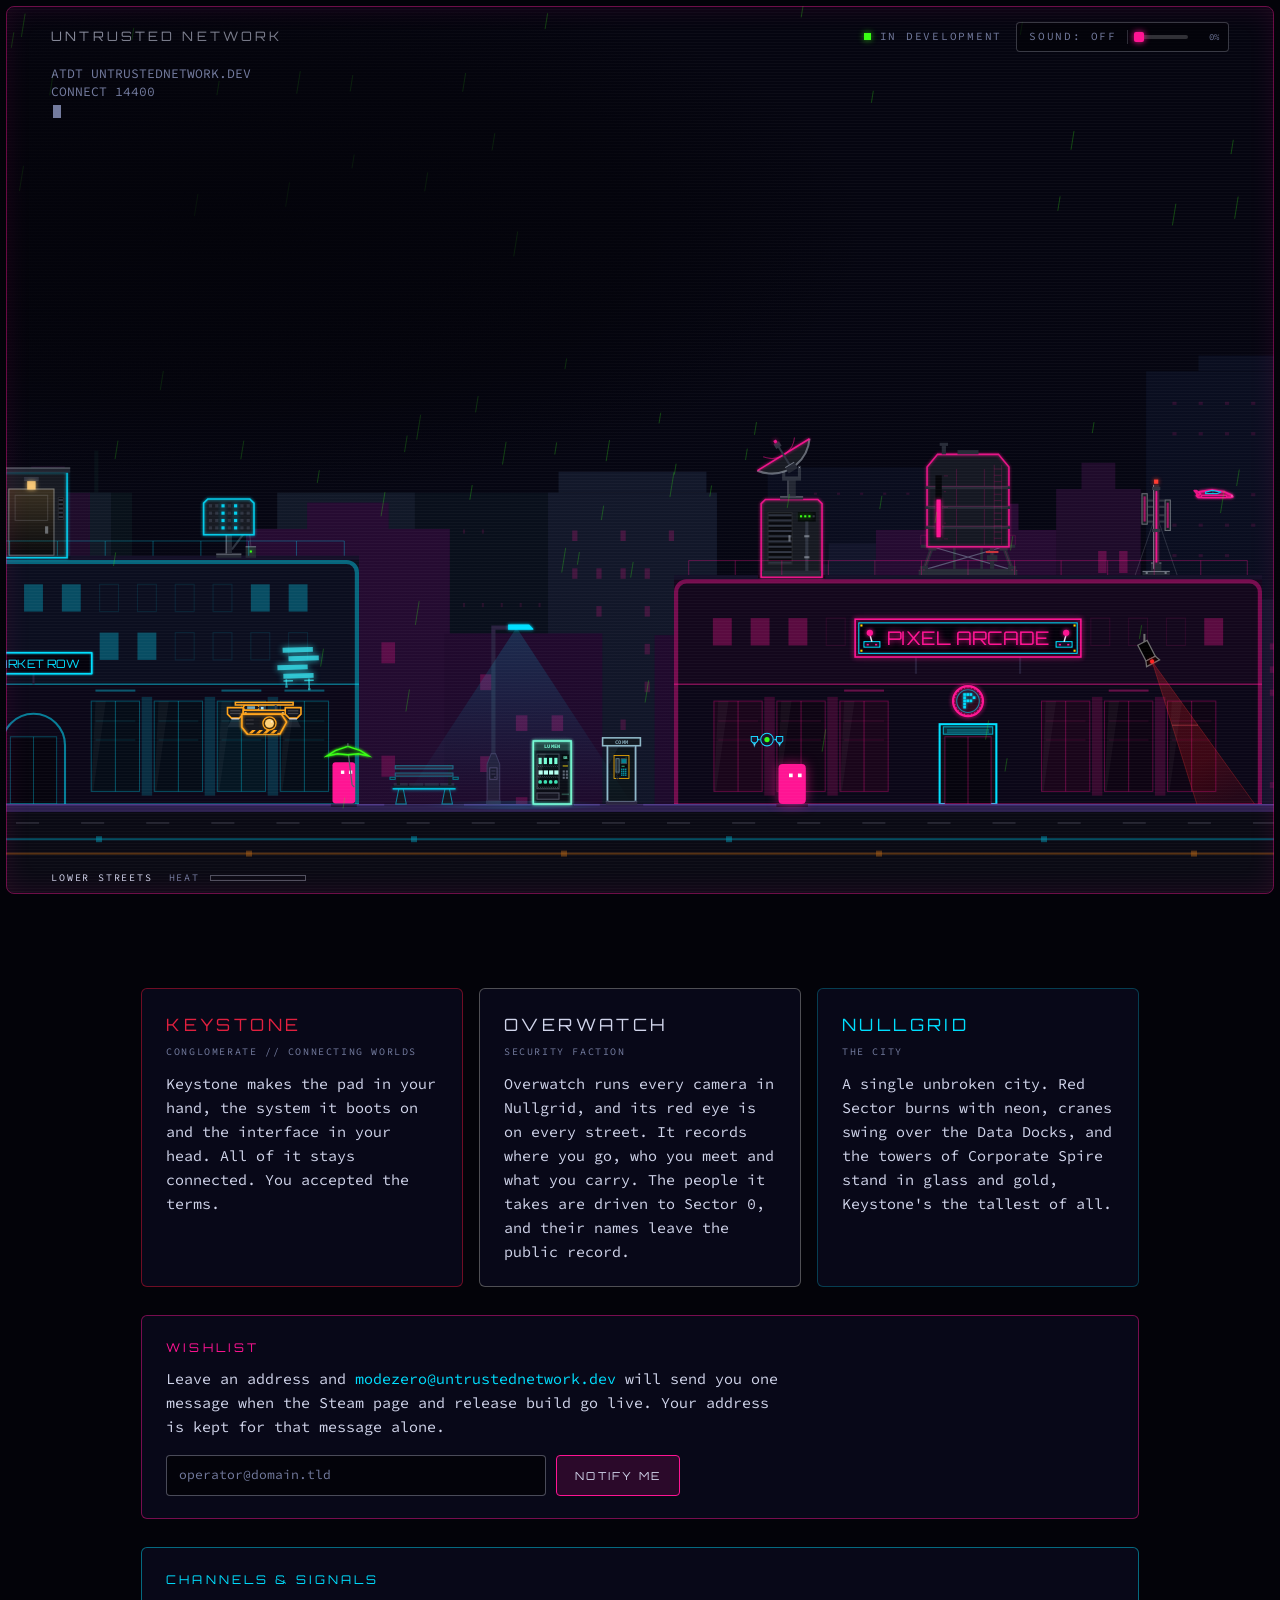
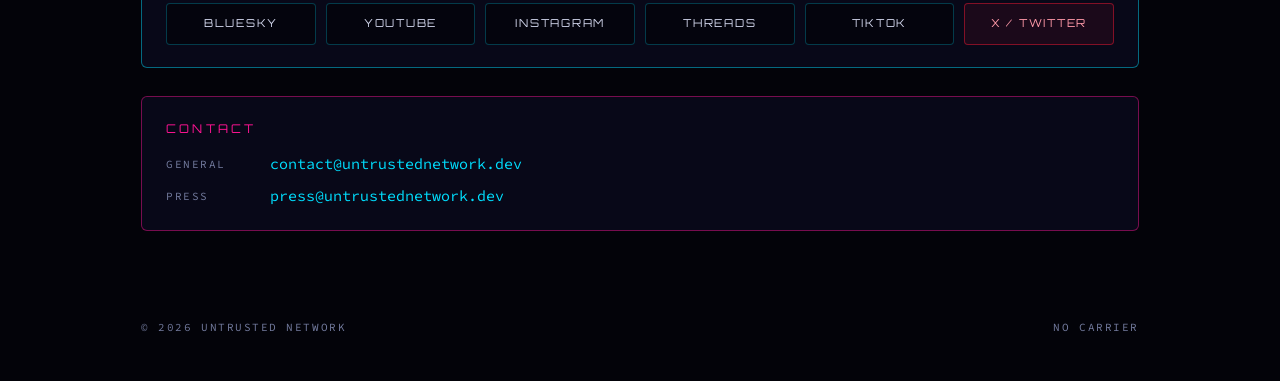
<file: index.html>
<!doctype html>
<!--
  Untrusted Network // [MODE-ZERO]
  A plain-text briefing on the studio and the game is at /llms.txt.
-->
<html lang="en-GB">
<head>
  <meta charset="utf-8">
  <meta name="viewport" content="width=device-width, initial-scale=1">
  <title>Untrusted Network — [MODE-ZERO]</title>
  <meta name="description" content="Untrusted Network is the studio behind [MODE-ZERO], a side-on cyberpunk platformer set in Nullgrid, a city Keystone built and Overwatch watches. In development for PC.">
  <meta name="theme-color" content="#030309">
  <meta property="og:type" content="website">
  <meta property="og:url" content="https://untrustednetwork.dev/">
  <meta property="og:title" content="Untrusted Network — [MODE-ZERO]">
  <meta property="og:description" content="A side-on cyberpunk platformer set in Nullgrid, a city Keystone built and Overwatch watches.">
  <meta property="og:image" content="https://untrustednetwork.dev/og.png">
  <meta property="og:image:width" content="1200">
  <meta property="og:image:height" content="630">
  <meta property="og:image:alt" content="[MODE-ZERO] by Untrusted Network: a neon street at night, an operator under a streetlight and an Overwatch camera on the Pixel Arcade.">
  <meta name="twitter:card" content="summary_large_image">
  <meta name="twitter:image" content="https://untrustednetwork.dev/og.png">
  <link rel="canonical" href="https://untrustednetwork.dev/">
  <link rel="icon" href="favicon.svg" type="image/svg+xml">
  <link rel="preload" href="fonts/source-code-pro-latin.woff2" as="font" type="font/woff2" crossorigin>
  <link rel="preload" href="fonts/cyber.ttf" as="font" type="font/ttf" crossorigin>
  <link rel="stylesheet" href="css/site.css?v=20261116b">
  <script type="application/ld+json">
  {
    "@context": "https://schema.org",
    "@graph": [
      {
        "@type": "Organization",
        "@id": "https://untrustednetwork.dev/#organization",
        "name": "Untrusted Network",
        "url": "https://untrustednetwork.dev/",
        "logo": "https://untrustednetwork.dev/brand/untrusted-network-logo.png",
        "sameAs": [
          "https://bsky.app/profile/untrustednetwork.dev",
          "https://www.youtube.com/@untrustednetworkdev",
          "https://www.instagram.com/untrustednetworkdev",
          "https://www.threads.net/@untrustednetworkdev",
          "https://www.tiktok.com/@untrustednetworkdev"
        ]
      },
      {
        "@type": "VideoGame",
        "@id": "https://untrustednetwork.dev/#game",
        "name": "[MODE-ZERO]",
        "url": "https://untrustednetwork.dev/",
        "genre": ["Platformer", "Action", "Cyberpunk"],
        "gamePlatform": "PC",
        "applicationCategory": "Game",
        "description": "A side-on cyberpunk platformer set in Nullgrid, a city Keystone built and Overwatch watches.",
        "publisher": { "@id": "https://untrustednetwork.dev/#organization" },
        "author": { "@id": "https://untrustednetwork.dev/#organization" },
        "inLanguage": "en-GB"
      }
    ]
  }
  </script>
</head>
<body>
  <main>
    <section class="hero" id="hero">
      <canvas id="scene" aria-hidden="true"></canvas>
      <div class="frame" aria-hidden="true"></div>

      <header class="bar">
        <p class="brand">Untrusted Network</p>
        <div class="bar-right">
          <p class="status"><span class="dot" aria-hidden="true"></span>In development</p>
          <div class="sound-ctrl" id="soundCtrl">
            <button class="sound" id="sound" type="button" aria-pressed="false">Sound: off</button>
            <div class="sound-vol-wrap" id="soundVolWrap" title="Synthesiser Volume">
              <input class="sound-slider" id="soundVol" type="range" min="0" max="1" step="0.05" value="0" aria-label="Synthesiser Volume">
              <span class="sound-pct" id="soundPct" aria-hidden="true">0%</span>
            </div>
          </div>
        </div>
      </header>

      <div class="hero-copy">
        <pre class="boot" id="boot" aria-hidden="true"></pre>
        <h1 class="wordmark" id="wordmark">[MODE-ZERO]</h1>
        <p class="tagline">Move. Evade. Hack.</p>
        <p class="blurb">You gave Keystone ten years and left with a datapad and a service award. Now you work Nullgrid alone, with Overwatch's red eye on every street.</p>
        <p class="genre">A side-on cyberpunk platformer for PC <span class="genre-link"><span class="genre-sep" aria-hidden="true">//</span> <a class="genre-cta" href="#wishlist">Wishlist &amp; notify</a></span></p>
      </div>
      <div class="scene-room" aria-hidden="true"></div>

      <div class="hud" id="hud" aria-hidden="true">
        <span class="hud-place">Lower Streets</span>
        <span class="hud-label">Heat</span>
        <span class="hud-meter"><span class="hud-fill" id="heatFill"></span></span>
        <span class="hud-seen" id="seenFlag">Seen</span>
      </div>
    </section>

    <section class="below">
      <ul class="cards">
        <li class="card card-keystone">
          <h2>Keystone</h2>
          <p class="card-tag">Conglomerate // Connecting Worlds</p>
          <p>Keystone makes the pad in your hand, the system it boots on and the interface in your head. All of it stays connected. You accepted the terms.</p>
        </li>
        <li class="card card-overwatch">
          <h2>Overwatch</h2>
          <p class="card-tag">Security faction</p>
          <p>Overwatch runs every camera in Nullgrid, and its red eye is on every street. It records where you go, who you meet and what you carry. The people it takes are driven to Sector 0, and their names leave the public record.</p>
        </li>
        <li class="card card-nullgrid">
          <h2>Nullgrid</h2>
          <p class="card-tag">The city</p>
          <p>A single unbroken city. Red Sector burns with neon, cranes swing over the Data Docks, and the towers of Corporate Spire stand in glass and gold, Keystone's the tallest of all.</p>
        </li>
      </ul>

      <div class="panel panel-wishlist" id="wishlist">
        <h2>Wishlist</h2>
        <p class="wishlist-copy">Leave an address and <code>modezero@untrustednetwork.dev</code> will send you one message when the Steam page and release build go live. Your address is kept for that message alone.</p>
        <form class="wishlist-form" id="wishlistForm" action="mailto:modezero@untrustednetwork.dev" method="post" enctype="text/plain" data-endpoint="">
          <input class="wishlist-input" id="wishlistEmail" name="email" type="email" required autocomplete="email" placeholder="operator@domain.tld" aria-label="Email address">
          <button class="wishlist-btn" type="submit">Notify me</button>
        </form>
        <p class="wishlist-note" id="wishlistNote" role="status" aria-live="polite"></p>
      </div>

      <div class="panel panel-channels" id="channels">
        <h2>Channels &amp; Signals</h2>
        <div class="channels-grid">
          <a class="channel-link" href="https://bsky.app/profile/untrustednetwork.dev" target="_blank" rel="noopener noreferrer">
            <span class="channel-name">Bluesky</span>
          </a>
          <a class="channel-link" href="https://www.youtube.com/@untrustednetworkdev" target="_blank" rel="noopener noreferrer">
            <span class="channel-name">YouTube</span>
          </a>
          <a class="channel-link" href="https://www.instagram.com/untrustednetworkdev" target="_blank" rel="noopener noreferrer">
            <span class="channel-name">Instagram</span>
          </a>
          <a class="channel-link" href="https://www.threads.net/@untrustednetworkdev" target="_blank" rel="noopener noreferrer">
            <span class="channel-name">Threads</span>
          </a>
          <a class="channel-link" href="https://www.tiktok.com/@untrustednetworkdev" target="_blank" rel="noopener noreferrer">
            <span class="channel-name">TikTok</span>
          </a>
          <a class="channel-link channel-statement-link" href="why-not-x.html" title="Why Untrusted Network Is Not on X">
            <span class="channel-name">X / Twitter</span>
          </a>
        </div>
      </div>

      <div class="panel">
        <h2>Contact</h2>
        <dl class="dir">
          <div><dt>General</dt><dd><a href="mailto:contact@untrustednetwork.dev">contact@untrustednetwork.dev</a></dd></div>
          <div><dt>Press</dt><dd><a href="mailto:press@untrustednetwork.dev">press@untrustednetwork.dev</a></dd></div>
        </dl>
      </div>
    </section>
  </main>

  <footer class="foot">
    <p>&copy; 2026 Untrusted Network</p>
    <p class="foot-end" id="hangUp">NO CARRIER</p>
  </footer>

  <script src="js/streetmusic.js?v=20261116b"></script>
  <script src="js/site.js?v=20261116f"></script>
</body>
</html>
</file>
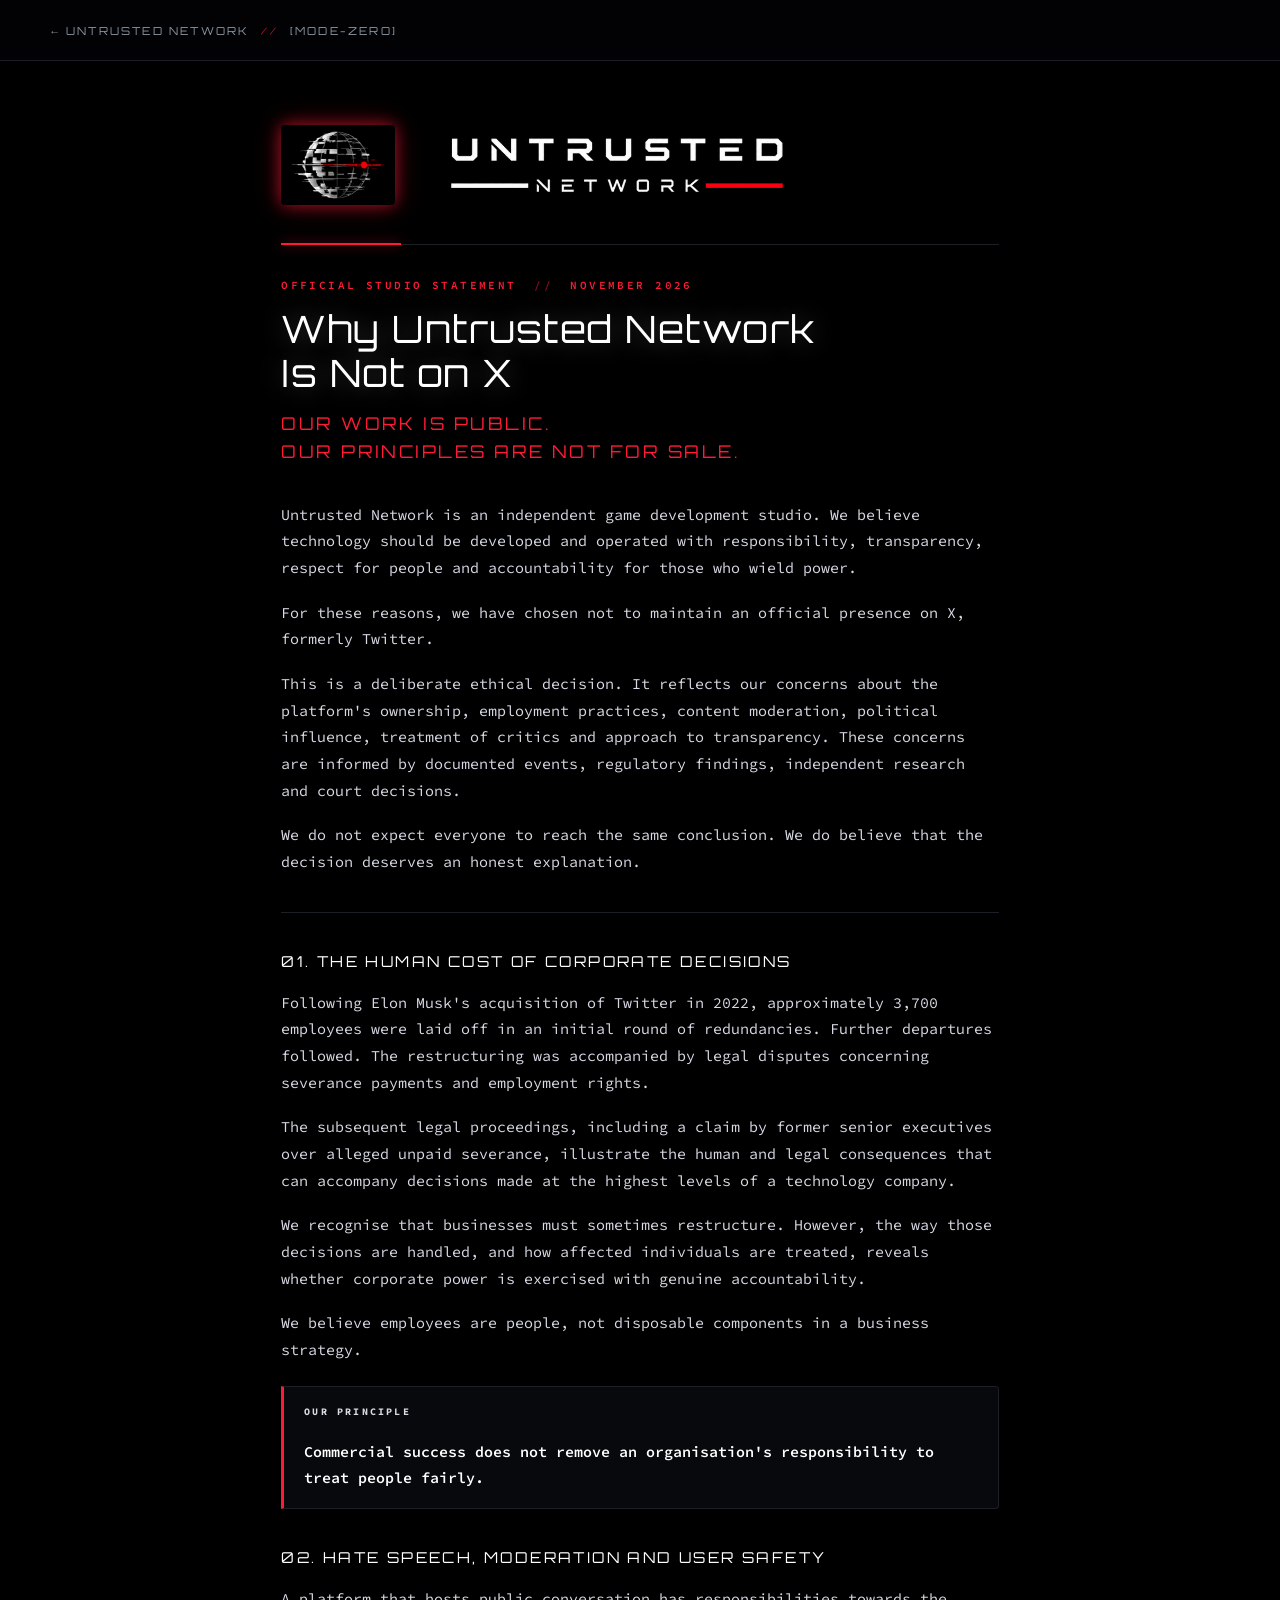
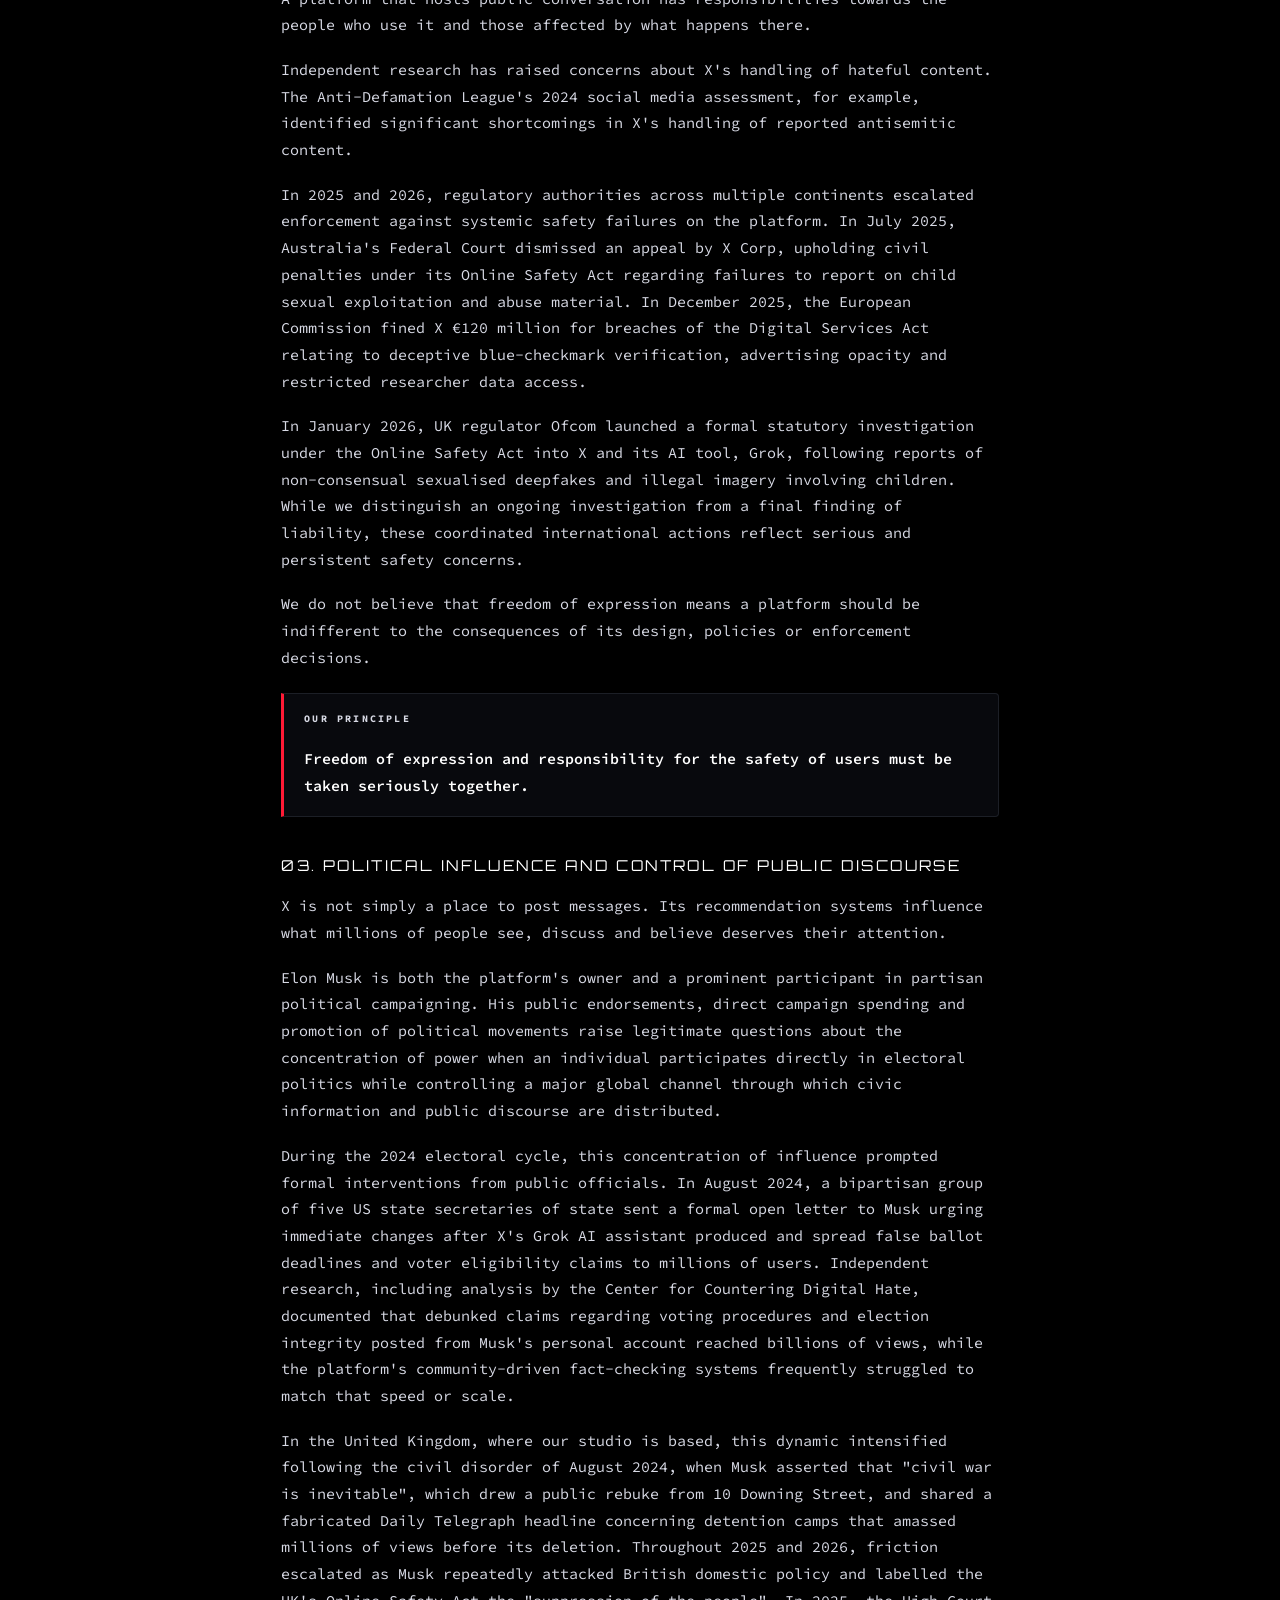
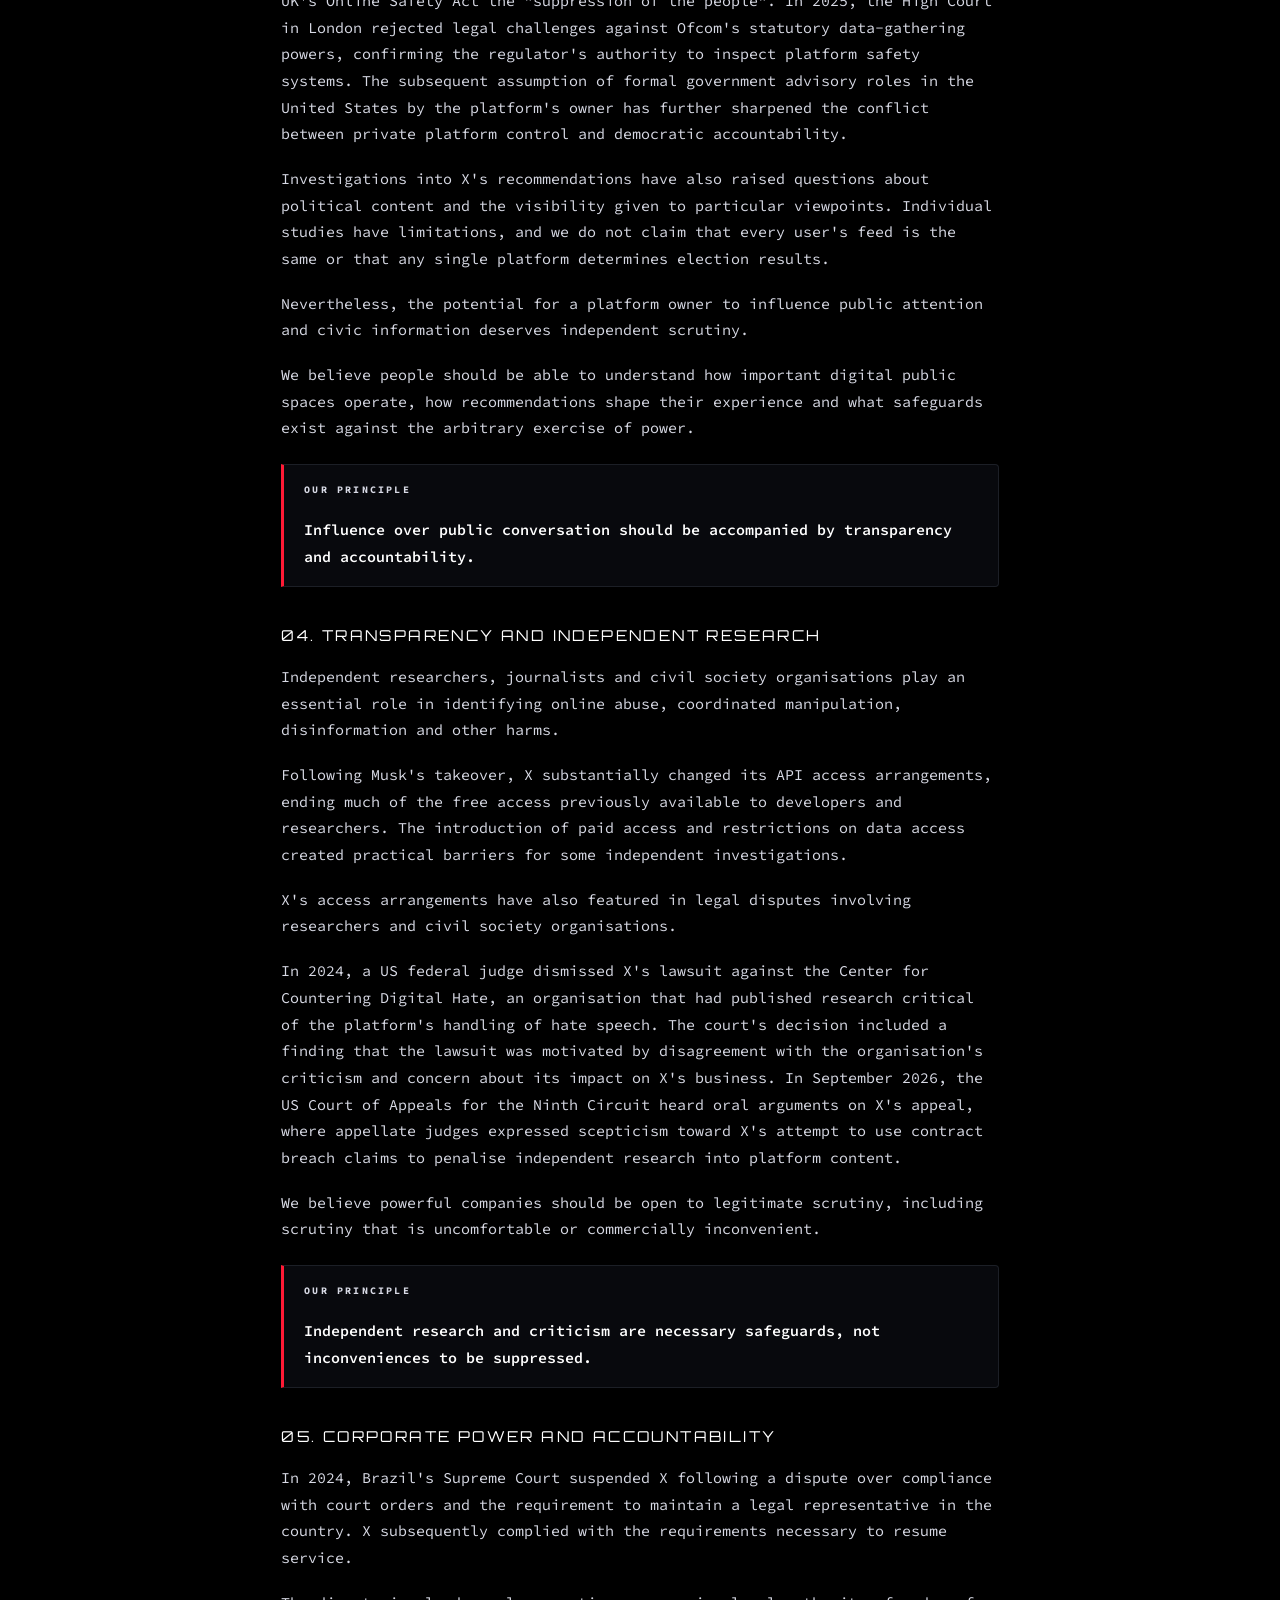
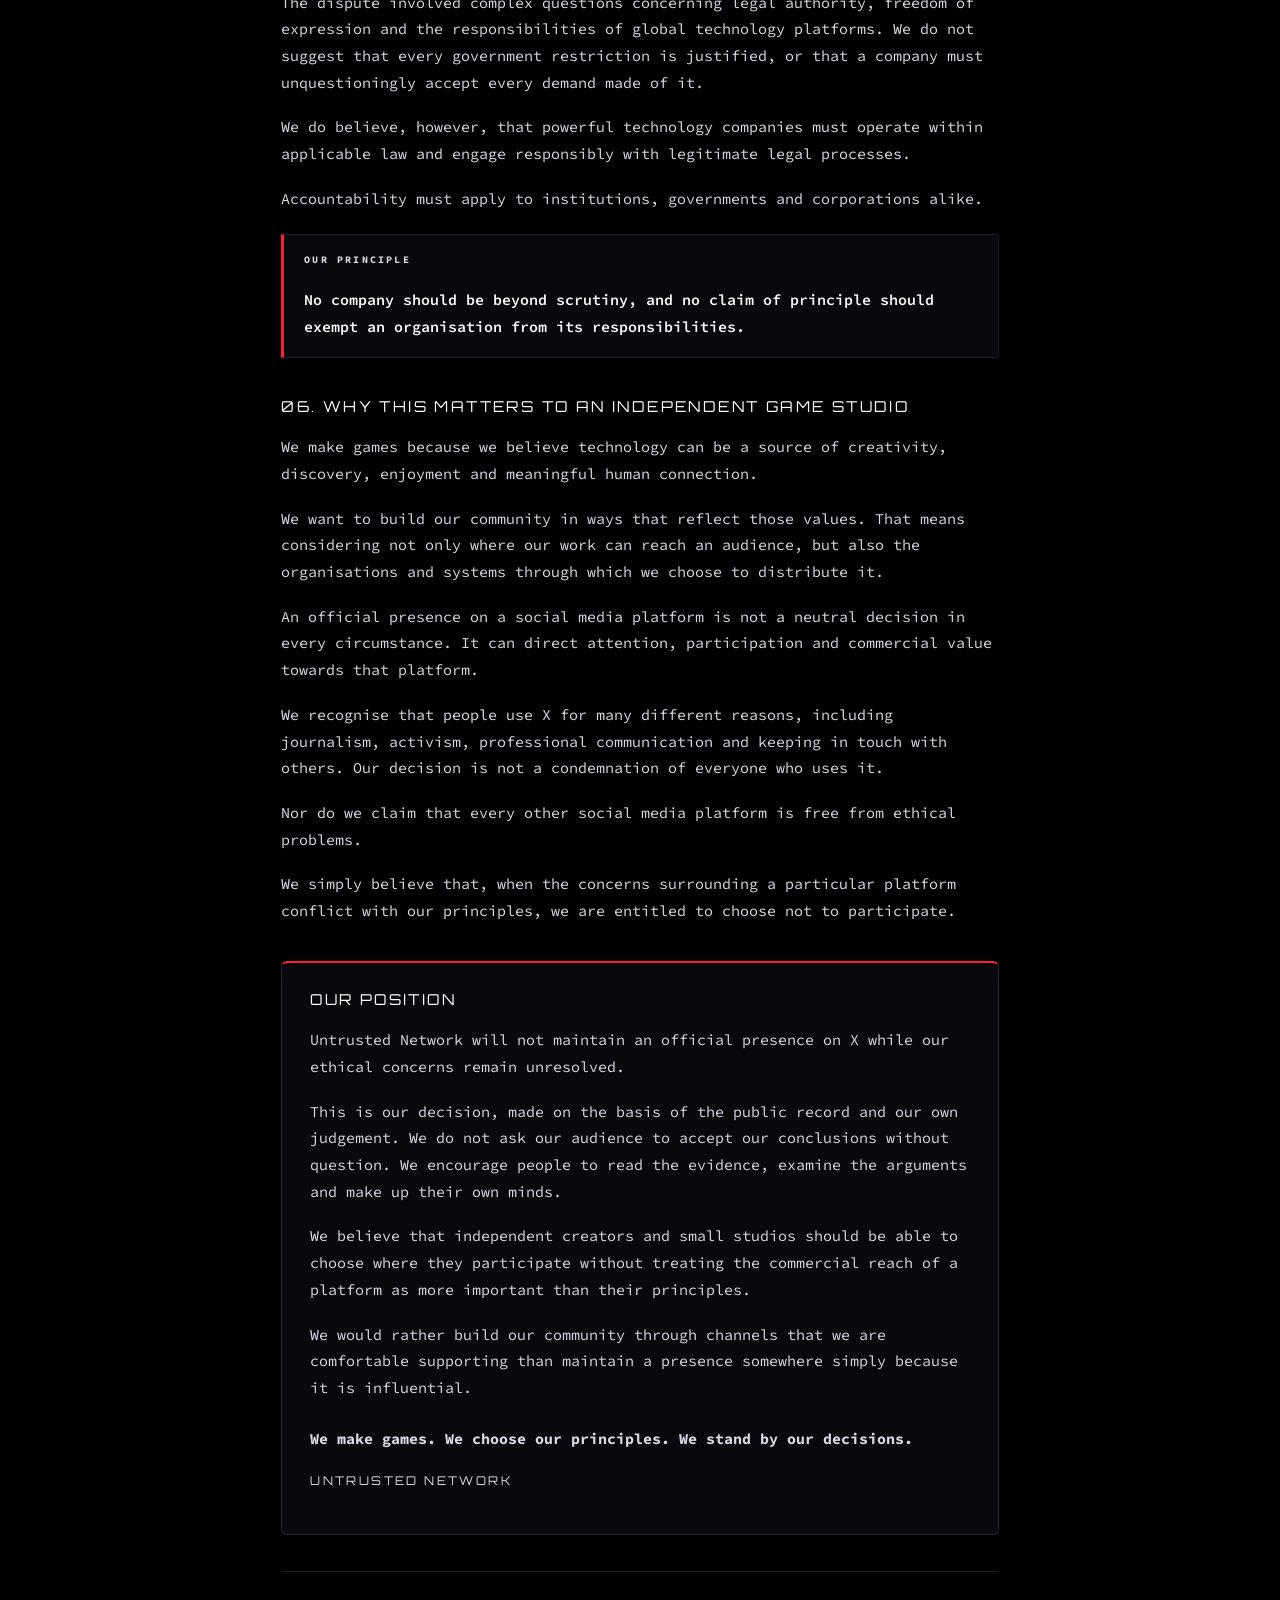
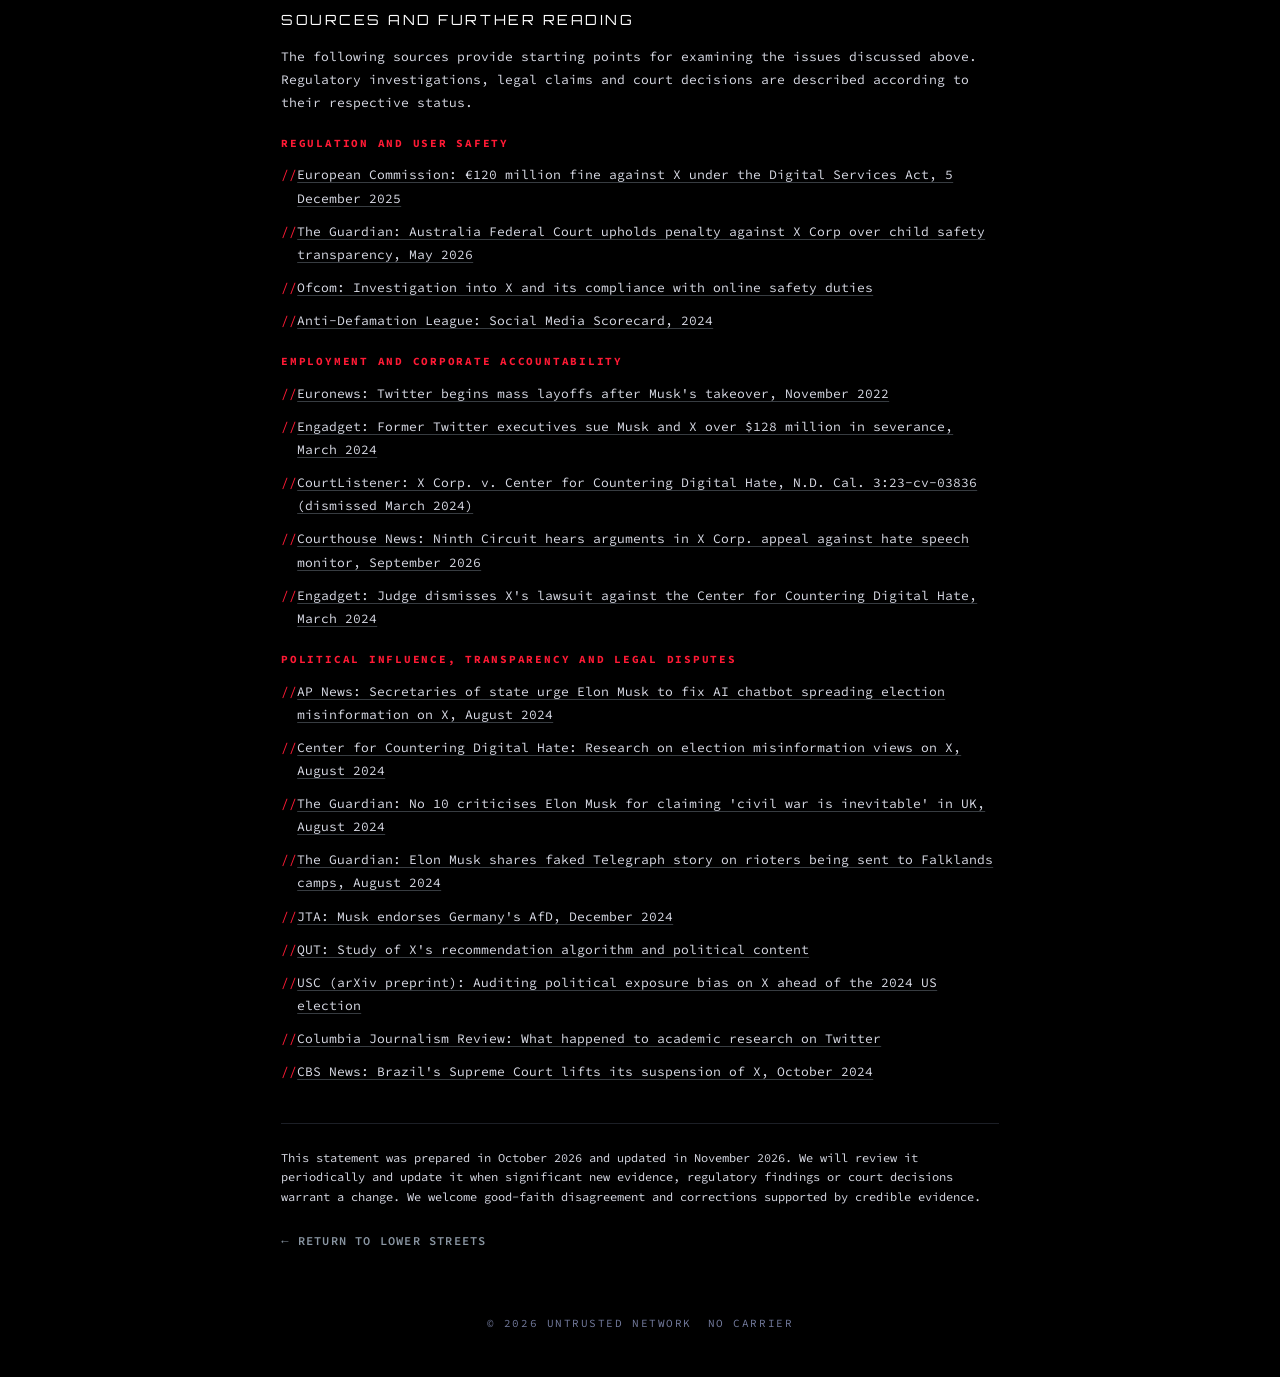
<file: why-not-x.html>
<!doctype html>
<html lang="en-GB">
<head>
  <meta charset="utf-8">
  <meta name="viewport" content="width=device-width, initial-scale=1">
  <title>Why Untrusted Network Is Not on X // Untrusted Network</title>
  <meta name="description" content="Why Untrusted Network has chosen not to maintain an official presence on X (formerly Twitter). Our work is public. Our principles are not for sale.">
  <meta name="theme-color" content="#030309">
  <meta property="og:type" content="article">
  <meta property="og:url" content="https://untrustednetwork.dev/why-not-x.html">
  <meta property="og:title" content="Why Untrusted Network Is Not on X // Untrusted Network">
  <meta property="og:description" content="Our work is public. Our principles are not for sale. Why our independent studio does not maintain a presence on X.">
  <meta property="og:image" content="https://untrustednetwork.dev/og.png">
  <meta name="twitter:card" content="summary_large_image">
  <meta name="twitter:image" content="https://untrustednetwork.dev/og.png">
  <link rel="canonical" href="https://untrustednetwork.dev/why-not-x.html">
  <link rel="icon" href="favicon.svg" type="image/svg+xml">
  <link rel="preload" href="fonts/source-code-pro-latin.woff2" as="font" type="font/woff2" crossorigin>
  <link rel="preload" href="fonts/cyber.ttf" as="font" type="font/ttf" crossorigin>
  <link rel="stylesheet" href="css/site.css?v=20261116b">
</head>
<body class="statement-body">
  <nav class="statement-nav" aria-label="Breadcrumb">
    <a class="statement-back" href="/">
      <span class="back-arrow" aria-hidden="true">&larr;</span> Untrusted Network <span class="nav-sep" aria-hidden="true">//</span> [MODE-ZERO]
    </a>
  </nav>

  <main class="statement-wrap">
    <article class="statement-article">
      <div class="statement-masthead">
        <a href="/" title="Untrusted Network // Home">
          <img class="statement-emblem" src="brand/untrusted-network-emblem.png?v=20261021a" alt="Untrusted Network Emblem" width="96" height="70">
        </a>
        <a href="/" title="Untrusted Network // Home">
          <img class="statement-wordmark" src="brand/untrusted-network-wordmark.png?v=20261021a" alt="Untrusted Network" width="313" height="54">
        </a>
      </div>

      <header class="statement-header">
        <p class="statement-kicker">Official Studio Statement <span class="genre-sep" aria-hidden="true">//</span> November 2026</p>
        <h1 class="statement-title"><span class="title-line">Why&nbsp;Untrusted&nbsp;Network</span> <span class="title-line">Is&nbsp;Not&nbsp;on&nbsp;X</span></h1>
        <p class="statement-lead"><span class="lead-line">Our work is public.</span> <span class="lead-line">Our principles are not for&nbsp;sale.</span></p>
      </header>

      <div class="statement-content">
        <p>Untrusted Network is an independent game development studio. We believe technology should be developed and operated with responsibility, transparency, respect for people and accountability for those who wield power.</p>

        <p>For these reasons, we have chosen not to maintain an official presence on X, formerly Twitter.</p>

        <p>This is a deliberate ethical decision. It reflects our concerns about the platform's ownership, employment practices, content moderation, political influence, treatment of critics and approach to transparency. These concerns are informed by documented events, regulatory findings, independent research and court decisions.</p>

        <p>We do not expect everyone to reach the same conclusion. We do believe that the decision deserves an honest explanation.</p>

        <hr class="statement-rule" aria-hidden="true">

        <section class="statement-section">
          <h2>01. The human cost of corporate decisions</h2>
          <p>Following Elon Musk's acquisition of Twitter in 2022, approximately 3,700 employees were laid off in an initial round of redundancies. Further departures followed. The restructuring was accompanied by legal disputes concerning severance payments and employment rights.</p>
          <p>The subsequent legal proceedings, including a claim by former senior executives over alleged unpaid severance, illustrate the human and legal consequences that can accompany decisions made at the highest levels of a technology company.</p>
          <p>We recognise that businesses must sometimes restructure. However, the way those decisions are handled, and how affected individuals are treated, reveals whether corporate power is exercised with genuine accountability.</p>
          <p>We believe employees are people, not disposable components in a business strategy.</p>
          <div class="principle-box">
            <p class="principle-title">Our principle</p>
            <p>Commercial success does not remove an organisation's responsibility to treat people fairly.</p>
          </div>
        </section>

        <section class="statement-section">
          <h2>02. Hate speech, moderation and user safety</h2>
          <p>A platform that hosts public conversation has responsibilities towards the people who use it and those affected by what happens there.</p>
          <p>Independent research has raised concerns about X's handling of hateful content. The Anti-Defamation League's 2024 social media assessment, for example, identified significant shortcomings in X's handling of reported antisemitic content.</p>
          <p>In 2025 and 2026, regulatory authorities across multiple continents escalated enforcement against systemic safety failures on the platform. In July 2025, Australia's Federal Court dismissed an appeal by X Corp, upholding civil penalties under its Online Safety Act regarding failures to report on child sexual exploitation and abuse material. In December 2025, the European Commission fined X &euro;120 million for breaches of the Digital Services Act relating to deceptive blue-checkmark verification, advertising opacity and restricted researcher data access.</p>
          <p>In January 2026, UK regulator Ofcom launched a formal statutory investigation under the Online Safety Act into X and its AI tool, Grok, following reports of non-consensual sexualised deepfakes and illegal imagery involving children. While we distinguish an ongoing investigation from a final finding of liability, these coordinated international actions reflect serious and persistent safety concerns.</p>
          <p>We do not believe that freedom of expression means a platform should be indifferent to the consequences of its design, policies or enforcement decisions.</p>
          <div class="principle-box">
            <p class="principle-title">Our principle</p>
            <p>Freedom of expression and responsibility for the safety of users must be taken seriously together.</p>
          </div>
        </section>

        <section class="statement-section">
          <h2>03. Political influence and control of public discourse</h2>
          <p>X is not simply a place to post messages. Its recommendation systems influence what millions of people see, discuss and believe deserves their attention.</p>
          <p>Elon Musk is both the platform's owner and a prominent participant in partisan political campaigning. His public endorsements, direct campaign spending and promotion of political movements raise legitimate questions about the concentration of power when an individual participates directly in electoral politics while controlling a major global channel through which civic information and public discourse are distributed.</p>
          <p>During the 2024 electoral cycle, this concentration of influence prompted formal interventions from public officials. In August 2024, a bipartisan group of five US state secretaries of state sent a formal open letter to Musk urging immediate changes after X's Grok AI assistant produced and spread false ballot deadlines and voter eligibility claims to millions of users. Independent research, including analysis by the Center for Countering Digital Hate, documented that debunked claims regarding voting procedures and election integrity posted from Musk's personal account reached billions of views, while the platform's community-driven fact-checking systems frequently struggled to match that speed or scale.</p>
          <p>In the United Kingdom, where our studio is based, this dynamic intensified following the civil disorder of August 2024, when Musk asserted that "civil war is inevitable", which drew a public rebuke from 10 Downing Street, and shared a fabricated Daily Telegraph headline concerning detention camps that amassed millions of views before its deletion. Throughout 2025 and 2026, friction escalated as Musk repeatedly attacked British domestic policy and labelled the UK's Online Safety Act the "suppression of the people". In 2025, the High Court in London rejected legal challenges against Ofcom's statutory data-gathering powers, confirming the regulator's authority to inspect platform safety systems. The subsequent assumption of formal government advisory roles in the United States by the platform's owner has further sharpened the conflict between private platform control and democratic accountability.</p>
          <p>Investigations into X's recommendations have also raised questions about political content and the visibility given to particular viewpoints. Individual studies have limitations, and we do not claim that every user's feed is the same or that any single platform determines election results.</p>
          <p>Nevertheless, the potential for a platform owner to influence public attention and civic information deserves independent scrutiny.</p>
          <p>We believe people should be able to understand how important digital public spaces operate, how recommendations shape their experience and what safeguards exist against the arbitrary exercise of power.</p>
          <div class="principle-box">
            <p class="principle-title">Our principle</p>
            <p>Influence over public conversation should be accompanied by transparency and accountability.</p>
          </div>
        </section>

        <section class="statement-section">
          <h2>04. Transparency and independent research</h2>
          <p>Independent researchers, journalists and civil society organisations play an essential role in identifying online abuse, coordinated manipulation, disinformation and other harms.</p>
          <p>Following Musk's takeover, X substantially changed its API access arrangements, ending much of the free access previously available to developers and researchers. The introduction of paid access and restrictions on data access created practical barriers for some independent investigations.</p>
          <p>X's access arrangements have also featured in legal disputes involving researchers and civil society organisations.</p>
          <p>In 2024, a US federal judge dismissed X's lawsuit against the Center for Countering Digital Hate, an organisation that had published research critical of the platform's handling of hate speech. The court's decision included a finding that the lawsuit was motivated by disagreement with the organisation's criticism and concern about its impact on X's business. In September 2026, the US Court of Appeals for the Ninth Circuit heard oral arguments on X's appeal, where appellate judges expressed scepticism toward X's attempt to use contract breach claims to penalise independent research into platform content.</p>
          <p>We believe powerful companies should be open to legitimate scrutiny, including scrutiny that is uncomfortable or commercially inconvenient.</p>
          <div class="principle-box">
            <p class="principle-title">Our principle</p>
            <p>Independent research and criticism are necessary safeguards, not inconveniences to be suppressed.</p>
          </div>
        </section>

        <section class="statement-section">
          <h2>05. Corporate power and accountability</h2>
          <p>In 2024, Brazil's Supreme Court suspended X following a dispute over compliance with court orders and the requirement to maintain a legal representative in the country. X subsequently complied with the requirements necessary to resume service.</p>
          <p>The dispute involved complex questions concerning legal authority, freedom of expression and the responsibilities of global technology platforms. We do not suggest that every government restriction is justified, or that a company must unquestioningly accept every demand made of it.</p>
          <p>We do believe, however, that powerful technology companies must operate within applicable law and engage responsibly with legitimate legal processes.</p>
          <p>Accountability must apply to institutions, governments and corporations alike.</p>
          <div class="principle-box">
            <p class="principle-title">Our principle</p>
            <p>No company should be beyond scrutiny, and no claim of principle should exempt an organisation from its responsibilities.</p>
          </div>
        </section>

        <section class="statement-section">
          <h2>06. Why this matters to an independent game studio</h2>
          <p>We make games because we believe technology can be a source of creativity, discovery, enjoyment and meaningful human connection.</p>
          <p>We want to build our community in ways that reflect those values. That means considering not only where our work can reach an audience, but also the organisations and systems through which we choose to distribute it.</p>
          <p>An official presence on a social media platform is not a neutral decision in every circumstance. It can direct attention, participation and commercial value towards that platform.</p>
          <p>We recognise that people use X for many different reasons, including journalism, activism, professional communication and keeping in touch with others. Our decision is not a condemnation of everyone who uses it.</p>
          <p>Nor do we claim that every other social media platform is free from ethical problems.</p>
          <p>We simply believe that, when the concerns surrounding a particular platform conflict with our principles, we are entitled to choose not to participate.</p>
        </section>

        <section class="statement-section statement-position">
          <h2>Our position</h2>
          <p>Untrusted Network will not maintain an official presence on X while our ethical concerns remain unresolved.</p>
          <p>This is our decision, made on the basis of the public record and our own judgement. We do not ask our audience to accept our conclusions without question. We encourage people to read the evidence, examine the arguments and make up their own minds.</p>
          <p>We believe that independent creators and small studios should be able to choose where they participate without treating the commercial reach of a platform as more important than their principles.</p>
          <p>We would rather build our community through channels that we are comfortable supporting than maintain a presence somewhere simply because it is influential.</p>
          <p class="statement-signoff">We make games. We choose our principles. We stand by our decisions.</p>
          <p class="statement-author">Untrusted Network</p>
        </section>

        <hr class="statement-rule" aria-hidden="true">

        <section class="statement-sources">
          <h2>Sources and further reading</h2>
          <p class="sources-intro">The following sources provide starting points for examining the issues discussed above. Regulatory investigations, legal claims and court decisions are described according to their respective status.</p>
          
          <h3 class="sources-subhead">Regulation and user safety</h3>
          <ul class="sources-list">
            <li><a href="https://digital-strategy.ec.europa.eu/en/news/commission-fines-x-eu120-million-under-digital-services-act" target="_blank" rel="noopener noreferrer">European Commission: &euro;120 million fine against X under the Digital Services Act, 5 December 2025</a></li>
            <li><a href="https://www.theguardian.com/technology/2026/may/21/elon-musk-x-fined-failing-to-comply-child-safety-order-australia-ntwnfb" target="_blank" rel="noopener noreferrer">The Guardian: Australia Federal Court upholds penalty against X Corp over child safety transparency, May 2026</a></li>
            <li><a href="https://www.ofcom.org.uk/online-safety/illegal-and-harmful-content/investigation-into-x-internet-unlimited-company-and-its-compliance-with-duties-to-protect-its-users-from-illegal-content-and-child-users-from-harmful-content" target="_blank" rel="noopener noreferrer">Ofcom: Investigation into X and its compliance with online safety duties</a></li>
            <li><a href="https://www.adl.org/resources/press-release/adl-social-media-scorecard-finds-major-platforms-routinely-fail-act" target="_blank" rel="noopener noreferrer">Anti-Defamation League: Social Media Scorecard, 2024</a></li>
          </ul>

          <h3 class="sources-subhead">Employment and corporate accountability</h3>
          <ul class="sources-list">
            <li><a href="https://www.euronews.com/2022/11/04/twitter-temporarily-closes-offices-as-elon-musk-begins-mass-layoffs" target="_blank" rel="noopener noreferrer">Euronews: Twitter begins mass layoffs after Musk's takeover, November 2022</a></li>
            <li><a href="https://www.engadget.com/twitters-former-ceo-and-other-execs-are-suing-elon-musk-and-x-for-128-million-in-unpaid-severance-231428042.html" target="_blank" rel="noopener noreferrer">Engadget: Former Twitter executives sue Musk and X over $128 million in severance, March 2024</a></li>
            <li><a href="https://www.courtlistener.com/docket/67654013/x-corp-v-center-for-countering-digital-hate-inc/" target="_blank" rel="noopener noreferrer">CourtListener: X Corp. v. Center for Countering Digital Hate, N.D. Cal. 3:23-cv-03836 (dismissed March 2024)</a></li>
            <li><a href="https://www.courthousenews.com/x-asks-ninth-circuit-to-revive-data-scraping-suit-against-hate-speech-monitor/" target="_blank" rel="noopener noreferrer">Courthouse News: Ninth Circuit hears arguments in X Corp. appeal against hate speech monitor, September 2026</a></li>
            <li><a href="https://www.engadget.com/judge-dismisses-xs-lawsuit-against-anti-hate-group-173048754.html" target="_blank" rel="noopener noreferrer">Engadget: Judge dismisses X's lawsuit against the Center for Countering Digital Hate, March 2024</a></li>
          </ul>

          <h3 class="sources-subhead">Political influence, transparency and legal disputes</h3>
          <ul class="sources-list">
            <li><a href="https://apnews.com/article/election-2024-misinformation-x-twitter-elon-musk-230cc0e99b3f490585bdff66a29e079a" target="_blank" rel="noopener noreferrer">AP News: Secretaries of state urge Elon Musk to fix AI chatbot spreading election misinformation on X, August 2024</a></li>
            <li><a href="https://counterhate.com/research/musk-misleading-election-claims-viewed-1-2bn-times-on-x-with-no-fact-checks/" target="_blank" rel="noopener noreferrer">Center for Countering Digital Hate: Research on election misinformation views on X, August 2024</a></li>
            <li><a href="https://www.theguardian.com/uk-news/article/2024/aug/05/no-10-criticises-elon-musk-post-x-riots" target="_blank" rel="noopener noreferrer">The Guardian: No 10 criticises Elon Musk for claiming 'civil war is inevitable' in UK, August 2024</a></li>
            <li><a href="https://www.theguardian.com/technology/article/2024/aug/08/elon-musk-shares-faked-telegraph-story-rioters-falklands-camps" target="_blank" rel="noopener noreferrer">The Guardian: Elon Musk shares faked Telegraph story on rioters being sent to Falklands camps, August 2024</a></li>
            <li><a href="https://www.jta.org/2024/12/20/politics/elon-musk-endorses-far-right-german-party-only-afd-can-save-germany" target="_blank" rel="noopener noreferrer">JTA: Musk endorses Germany's AfD, December 2024</a></li>
            <li><a href="https://www.qut.edu.au/news/realfocus/a-few-weeks-of-xs-algorithm-can-make-you-more-rightwing-and-it-doesnt-wear-off-quickly" target="_blank" rel="noopener noreferrer">QUT: Study of X's recommendation algorithm and political content</a></li>
            <li><a href="https://arxiv.org/abs/2411.01852" target="_blank" rel="noopener noreferrer">USC (arXiv preprint): Auditing political exposure bias on X ahead of the 2024 US election</a></li>
            <li><a href="https://www.cjr.org/tow_center/qa-what-happened-to-academic-research-on-twitter.php" target="_blank" rel="noopener noreferrer">Columbia Journalism Review: What happened to academic research on Twitter</a></li>
            <li><a href="https://www.cbsnews.com/news/brazil-supreme-court-lifts-ban-social-media-site-x-elon-musk/" target="_blank" rel="noopener noreferrer">CBS News: Brazil's Supreme Court lifts its suspension of X, October 2024</a></li>
          </ul>
        </section>



        <footer class="statement-footer">
          <p class="statement-date-note">This statement was prepared in October 2026 and updated in November 2026. We will review it periodically and update it when significant new evidence, regulatory findings or court decisions warrant a change. We welcome good-faith disagreement and corrections supported by credible evidence.</p>
          <div class="statement-footer-nav">
            <a class="genre-cta" href="/">&larr; Return to Lower Streets</a>
          </div>
        </footer>
      </div>
    </article>
  </main>

  <footer class="foot">
    <p>&copy; 2026 Untrusted Network</p>
    <p class="foot-end">NO CARRIER</p>
  </footer>
</body>
</html>
</file>
<file: css/site.css>
/* The game's display face ("cyber" there too): Orbitron, SIL Open Font License. */
@font-face {
  font-family: "cyber";
  src: url("../fonts/cyber.ttf") format("truetype");
  font-weight: 100 900;
  font-display: swap;
}

/* Body monospace face: Source Code Pro, SIL Open Font License (self-hosted). */
@font-face {
  font-family: "Source Code Pro";
  font-style: normal;
  font-weight: 400 700;
  font-display: swap;
  src: url("../fonts/source-code-pro-latin-ext.woff2") format("woff2");
  unicode-range: U+0100-02BA, U+02BD-02C5, U+02C7-02CC, U+02CE-02D7, U+02DD-02FF, U+0304, U+0308, U+0329, U+1D00-1DBF, U+1E00-1E9F, U+1EF2-1EFF, U+2020, U+20A0-20AB, U+20AD-20C4, U+2113, U+2C60-2C7F, U+A720-A7FF;
}

@font-face {
  font-family: "Source Code Pro";
  font-style: normal;
  font-weight: 400 700;
  font-display: swap;
  src: url("../fonts/source-code-pro-latin.woff2") format("woff2");
  unicode-range: U+0000-00FF, U+0131, U+0152-0153, U+02BB-02BC, U+02C6, U+02DA, U+02DC, U+0304, U+0308, U+0329, U+2000-206F, U+20AC, U+2122, U+2191, U+2193, U+2212, U+2215, U+FEFF, U+FFFD;
}

/* Same palette as the game's css/style.css. */
:root {
  --bg: #030309;
  --panel-bg: rgba(10, 10, 28, 0.85);
  --border: rgba(0, 223, 255, 0.25);
  --cyan: #00DFFF;
  --pink: #FF1493;
  --green: #39FF14;
  --gold: #FFB300;
  --red: #FF0000;
  /* the operator's colour: js/site.js changes both when the operator does */
  --op: #FF1493;
  --op-rgb: 255, 20, 147;
  --text: #d1d5eb;
  --text-dim: #737b9e;
  --gutter: clamp(22px, 4vw, 54px);
  --edge: 6px;
  --mono: "Source Code Pro", Consolas, Monaco, monospace;
  --display: "cyber", "Source Code Pro", monospace;
}

* { box-sizing: border-box; margin: 0; padding: 0; }

html {
  background: var(--bg);
  scroll-behavior: smooth;
}

body {
  background: var(--bg);
  color: var(--text);
  font-family: var(--mono);
  font-size: 15px;
  line-height: 1.6;
  -webkit-font-smoothing: antialiased;
}

a { color: var(--cyan); text-decoration: none; }
a:hover { text-decoration: underline; }
a:focus-visible { outline: 2px solid var(--cyan); outline-offset: 3px; }

/* The operator-coloured edge of the game's viewport. The scene is clipped to the same box,
   so nothing is drawn across the line or outside it. */
.frame {
  position: absolute;
  inset: var(--edge);
  border: 1px solid rgba(var(--op-rgb), 0.4);
  border-radius: 8px;
  box-shadow: inset 0 0 26px rgba(var(--op-rgb), 0.10);
  pointer-events: none;
  z-index: 3;
}

/* ─── Hero ─────────────────────────────────────────────────────────────── */
.hero {
  position: relative;
  /* The words on top, the street below them. The street always has room of its own, so on a short
     screen the page grows a little and scrolls where it would otherwise crush the buildings flat. */
  display: flex;
  flex-direction: column;
  width: 100%;
  max-width: 100%;
  min-height: 100vh;
  min-height: 100svh;
  overflow: hidden;
  background: var(--bg);
}

#scene {
  position: absolute;
  inset: var(--edge);
  width: calc(100% - 2 * var(--edge));
  height: calc(100% - 2 * var(--edge));
  display: block;
  border-radius: 8px;
}

/* CRT scan lines over the scene, under the text. */
.hero::after {
  content: "";
  position: absolute;
  inset: var(--edge);
  border-radius: 8px;
  background: repeating-linear-gradient(to bottom, rgba(255, 255, 255, 0.028) 0 1px, transparent 1px 3px);
  pointer-events: none;
  z-index: 1;
}

.bar {
  position: relative;
  z-index: 2;
  display: flex;
  justify-content: space-between;
  align-items: center;
  gap: 16px;
  padding: 22px var(--gutter) 0;
  text-transform: uppercase;
  pointer-events: none;
}

.brand {
  font-family: var(--display);
  font-size: 13px;
  letter-spacing: 0.24em;
  color: var(--text);
}

.status {
  font-size: 11px;
  letter-spacing: 0.16em;
  color: var(--text-dim);
  white-space: nowrap;
}

.bar-right { display: flex; align-items: center; gap: 14px; }

/* The sound & volume controls in the hero bar */
.sound-ctrl {
  pointer-events: auto;
  display: flex;
  align-items: center;
  gap: 6px;
  background: rgba(3, 3, 9, 0.7);
  border: 1px solid rgba(209, 213, 235, 0.25);
  border-radius: 4px;
  padding: 3px 8px;
  transition: border-color 0.2s, box-shadow 0.2s;
}
.sound-ctrl:hover { border-color: rgba(209, 213, 235, 0.5); }
.sound-ctrl.active { border-color: var(--op); box-shadow: 0 0 8px rgba(var(--op-rgb), 0.25); }

.sound {
  background: transparent;
  border: none;
  padding: 2px 4px;
  font: inherit;
  font-size: 11px;
  letter-spacing: 0.16em;
  text-transform: uppercase;
  color: var(--text-dim);
  cursor: pointer;
  white-space: nowrap;
}
.sound:hover { color: var(--text); }
.sound:focus-visible { outline: 1px solid var(--cyan); }
.sound[aria-pressed="true"] { color: var(--op); }

.sound-vol-wrap {
  display: flex;
  align-items: center;
  gap: 6px;
  padding-left: 6px;
  border-left: 1px solid rgba(209, 213, 235, 0.2);
}

.sound-slider {
  -webkit-appearance: none;
  appearance: none;
  width: 54px;
  height: 4px;
  background: rgba(255, 255, 255, 0.18);
  border-radius: 2px;
  outline: none;
  cursor: pointer;
}
.sound-slider::-webkit-slider-thumb {
  -webkit-appearance: none;
  appearance: none;
  width: 10px;
  height: 10px;
  border-radius: 2px;
  background: var(--op, #00DFFF);
  box-shadow: 0 0 6px var(--op, #00DFFF);
  cursor: pointer;
  border: none;
}
.sound-slider::-moz-range-thumb {
  width: 10px;
  height: 10px;
  border-radius: 2px;
  background: var(--op, #00DFFF);
  box-shadow: 0 0 6px var(--op, #00DFFF);
  cursor: pointer;
  border: none;
}

.sound-pct {
  font-size: 9px;
  font-family: var(--mono);
  color: var(--text-dim);
  min-width: 26px;
  text-align: right;
  letter-spacing: 0.05em;
}

.dot {
  display: inline-block;
  width: 7px;
  height: 7px;
  margin-right: 9px;
  background: var(--green);
  box-shadow: 0 0 6px rgba(57, 255, 20, 0.7);
}

.hero-copy {
  position: relative;
  z-index: 2;
  min-width: 0;
  max-width: 100%;
  padding: clamp(4px, 1.5vh, 16px) var(--gutter) 0;
  /* clicks fall through to the street, except on the words themselves */
  pointer-events: none;
}

.hero-copy > * { pointer-events: auto; }

.scene-room {
  flex: 1 0 auto;
  min-height: max(230px, min(300px, 44vh));
  pointer-events: none;
}

/* Keeps the copy readable where the skyline climbs behind it. */
.hero-copy::before {
  content: "";
  position: absolute;
  inset: -40px auto -60px -40px;
  width: min(100vw, 900px);
  background: radial-gradient(ellipse at 30% 45%, rgba(3, 3, 9, 0.82) 0%, rgba(3, 3, 9, 0.55) 45%, rgba(3, 3, 9, 0) 72%);
  z-index: -1;
  pointer-events: none;
}

.boot {
  width: max-content;
  max-width: 100%;
  /* four lines: the boot lines and inline cursor */
  min-height: 5.6em;
  font-family: var(--mono);
  font-size: 13px;
  line-height: 1.4;
  color: var(--text-dim);
  white-space: pre-wrap;
}

.boot .cursor {
  display: inline-block;
  width: 0.62em;
  height: 1.05em;
  margin-left: 2px;
  vertical-align: text-bottom;
  background: var(--text-dim);
  animation: blink 1.06s steps(1) infinite;
}

@keyframes blink { 50% { opacity: 0; } }

.wordmark {
  /* As wide as its own text or canvas, capped to its container, so the reveal's clip never cuts the title short. */
  position: relative;
  width: max-content;
  max-width: 100%;
  /* a blank terminal line after "Ready" before the title: the brackets rise about 6px above the box */
  margin-top: calc(6px + clamp(14px, 2.2vh, 22px));
  font-family: var(--display);
  font-weight: 700;
  font-size: clamp(2.1rem, min(8.5vw, 11vh), 5.5rem);
  line-height: 1.05;
  letter-spacing: 0.03em;
  color: #EAFBFF;
  text-shadow: 0 0 22px rgba(0, 223, 255, 0.55), 0 0 2px rgba(0, 223, 255, 0.9);
  white-space: nowrap;
  /* Negative insets leave room for the glow. */
  clip-path: inset(-0.4em);
  transition: clip-path 0.7s steps(14), opacity 0.25s linear;
}

.wordmark-sr {
  position: absolute;
  width: 1px;
  height: 1px;
  overflow: hidden;
  clip: rect(0, 0, 0, 0);
  white-space: nowrap;
}

.wordmark-canvas {
  display: block;
}

.tagline {
  width: max-content;
  max-width: 100%;
  margin-top: 14px;
  font-family: var(--display);
  font-size: clamp(0.8rem, 1.7vw, 1.05rem);
  letter-spacing: 0.3em;
  text-transform: uppercase;
  color: var(--op);
}

.blurb {
  margin-top: 16px;
  max-width: 68ch;
  color: var(--text);
}

.genre {
  width: max-content;
  max-width: 100%;
  margin-top: 14px;
  font-size: 11px;
  letter-spacing: 0.16em;
  text-transform: uppercase;
  color: var(--text-dim);
}

.genre-sep { margin: 0 8px; opacity: 0.55; }
/* the separator and the link wrap together, so "//" never starts a line on its own */
.genre-link { white-space: nowrap; }
.genre-cta { color: var(--op); font-weight: 600; }

.tagline, .blurb, .genre { transition: opacity 0.5s linear 0.45s; }

/* While the boot lines type, the title waits (js/site.js adds and removes this). */
.hero.booting .wordmark {
  clip-path: inset(-0.4em calc(100% + 0.5em) -0.4em -0.4em);
  opacity: 0;
}
.hero.booting .tagline,
.hero.booting .blurb,
.hero.booting .genre { opacity: 0; }

/* The game's HEAT meter, sitting on the street. */
.hud {
  position: absolute;
  left: var(--gutter);
  bottom: calc(var(--edge) + 8px);
  pointer-events: none;
  z-index: 2;
  display: flex;
  align-items: center;
  gap: 10px;
  font-size: 10px;
  letter-spacing: 0.18em;
  text-transform: uppercase;
  color: var(--text-dim);
}

.hud-place { color: var(--text); margin-right: 6px; }

.hud-meter {
  width: 96px;
  height: 6px;
  border: 1px solid rgba(209, 213, 235, 0.35);
}

.hud-fill {
  display: block;
  width: 0;
  height: 100%;
  background: var(--gold);
}

.hud-seen { color: var(--red); visibility: hidden; }
.hud.seen .hud-seen { visibility: visible; }
.hud.seen .hud-fill { background: var(--red); }

/* ─── Below the fold ───────────────────────────────────────────────────── */
.below {
  max-width: 1100px;
  margin: 0 auto;
  padding: clamp(40px, 8vw, 88px) var(--gutter);
  display: grid;
  gap: 28px;
}

.cards {
  list-style: none;
  display: grid;
  grid-template-columns: repeat(3, 1fr);
  gap: 16px;
}

.card,
.panel {
  min-width: 0;
  background: var(--panel-bg);
  border: 1px solid var(--border);
  border-radius: 6px;
  padding: 22px 24px;
}

.card h2 {
  font-family: var(--display);
  font-weight: 700;
  font-size: 17px;
  letter-spacing: 0.2em;
  text-transform: uppercase;
}

.card-tag {
  margin: 6px 0 12px;
  font-size: 10px;
  letter-spacing: 0.16em;
  text-transform: uppercase;
  color: var(--text-dim);
}

/* Each in its own colours from the game: Keystone's red, Overwatch's grey. */
.card-keystone { border-color: rgba(196, 18, 48, 0.55); }
.card-keystone h2 { color: #E0203F; }
.card-overwatch { border-color: rgba(110, 110, 110, 0.7); }
.card-overwatch h2 { color: var(--text); }
.card-nullgrid h2 { color: var(--cyan); }

/* the contact and wishlist panels take the operator's colour, like their headings */
.panel { border-color: rgba(var(--op-rgb), 0.45); }
.panel-wishlist { scroll-margin-top: 24px; }

.panel h2 {
  font-family: var(--display);
  font-size: 12px;
  font-weight: 700;
  letter-spacing: 0.26em;
  text-transform: uppercase;
  color: var(--op);
}

.wishlist-copy {
  margin-top: 10px;
  max-width: 68ch;
  color: var(--text);
}

.wishlist-copy code {
  font-family: var(--mono);
  color: var(--cyan);
}

.wishlist-form {
  margin-top: 16px;
  display: flex;
  flex-wrap: wrap;
  gap: 10px;
}

.wishlist-input {
  flex: 1 1 200px;
  min-width: 0;
  width: 100%;
  max-width: 380px;
  padding: 9px 12px;
  background: rgba(3, 3, 9, 0.85);
  border: 1px solid rgba(209, 213, 235, 0.35);
  border-radius: 4px;
  font: inherit;
  font-size: 13px;
  color: var(--text);
}

.wishlist-input::placeholder { color: var(--text-dim); }
.wishlist-input:focus-visible { outline: 2px solid var(--cyan); outline-offset: 2px; border-color: var(--cyan); }

.wishlist-btn {
  padding: 9px 18px;
  background: rgba(var(--op-rgb), 0.14);
  border: 1px solid var(--op);
  border-radius: 4px;
  font-family: var(--display);
  font-size: 11px;
  font-weight: 700;
  letter-spacing: 0.2em;
  text-transform: uppercase;
  color: var(--text);
  cursor: pointer;
}

.wishlist-btn:hover { background: rgba(var(--op-rgb), 0.28); }
.wishlist-btn:focus-visible { outline: 2px solid var(--cyan); outline-offset: 3px; }

.wishlist-note {
  margin-top: 10px;
  font-size: 11px;
  letter-spacing: 0.14em;
  text-transform: uppercase;
  color: var(--green);
}
.wishlist-note:empty { display: none; }

.dir { margin-top: 14px; display: grid; gap: 8px; }
.dir div { display: flex; flex-wrap: wrap; gap: 4px 20px; }

.dir dt {
  width: 84px;
  font-size: 11px;
  letter-spacing: 0.14em;
  line-height: 24px;
  text-transform: uppercase;
  color: var(--text-dim);
}

.dir dd { overflow-wrap: anywhere; }

.foot {
  max-width: 1100px;
  margin: 0 auto;
  padding: 0 var(--gutter) 44px;
  display: flex;
  justify-content: space-between;
  gap: 16px;
  font-size: 11px;
  letter-spacing: 0.14em;
  text-transform: uppercase;
  color: var(--text-dim);
}


/* ─── 404: the scrubbed address (404.html, js/notfound.js) ─────────────── */
.nf-brand { pointer-events: auto; color: var(--text); }
.nf-brand:hover { text-decoration: none; color: #ffffff; }
.nf-title {
  margin-top: 12px;
  max-width: 22ch;
  font-family: var(--display);
  font-weight: 700;
  font-size: clamp(1.6rem, min(5vw, 8vh), 3.2rem);
  line-height: 1.12;
  letter-spacing: 0.02em;
  color: #EAFBFF;
  text-shadow: 0 0 18px rgba(0, 223, 255, 0.5), 0 0 2px rgba(0, 223, 255, 0.9);
}

/* ─── Social Channels & Signals ────────────────────────────────────────── */
.panel-channels { border-color: rgba(0, 223, 255, 0.45); }
.panel-channels h2 { color: var(--cyan); }

.channels-grid {
  margin-top: 14px;
  display: grid;
  grid-template-columns: repeat(6, 1fr);
  gap: 10px;
}

@media (max-width: 900px) {
  .channels-grid {
    grid-template-columns: repeat(3, 1fr);
  }
}

@media (max-width: 520px) {
  .channels-grid {
    grid-template-columns: repeat(2, 1fr);
  }
}

.channel-link {
  min-width: 0;
  display: flex;
  align-items: center;
  justify-content: center;
  text-align: center;
  padding: 11px 10px;
  background: rgba(3, 3, 9, 0.7);
  border: 1px solid var(--border);
  border-radius: 4px;
  font-family: var(--display);
  font-size: 11px;
  font-weight: 700;
  letter-spacing: 0.16em;
  text-transform: uppercase;
  color: var(--text);
  text-decoration: none;
  transition: border-color 0.2s, background 0.2s, color 0.2s, box-shadow 0.2s, transform 0.15s;
}

.channel-link:hover {
  background: rgba(0, 223, 255, 0.12);
  border-color: var(--cyan);
  color: #ffffff;
  box-shadow: 0 0 12px rgba(0, 223, 255, 0.25);
  text-decoration: none;
  transform: translateY(-1px);
}

.channel-name {
  display: inline-block;
}

.channel-statement-link {
  border-color: rgba(255, 26, 53, 0.45);
  background: rgba(255, 26, 53, 0.08);
  color: #ff99a8;
}

.channel-statement-link:hover {
  border-color: #ff1a35;
  background: rgba(255, 26, 53, 0.2);
  color: #ffffff;
  box-shadow: 0 0 14px rgba(255, 26, 53, 0.45);
  text-decoration: none;
}

/* ─── Statement Pages: Untrusted Network Theme (Black, Grey, White, Red) ── */
.statement-body {
  min-height: 100vh;
  display: flex;
  flex-direction: column;
  background: #000000;
  color: #d8dae5;
}

.statement-nav {
  padding: 18px var(--gutter);
  border-bottom: 1px solid #1c1f26;
  background: rgba(3, 3, 6, 0.95);
  backdrop-filter: blur(10px);
}

.statement-back {
  font-family: var(--display);
  font-size: 11px;
  letter-spacing: 0.2em;
  text-transform: uppercase;
  color: #8a96a3;
  display: inline-flex;
  align-items: center;
  gap: 6px;
}
.statement-back:hover { color: #ffffff; text-decoration: none; }
.statement-back .nav-sep { margin: 0 6px; color: #ff1a35; opacity: 0.7; }

.statement-wrap {
  flex: 1 0 auto;
  max-width: 820px;
  width: 100%;
  margin: 0 auto;
  padding: clamp(32px, 5vw, 64px) var(--gutter);
}

.statement-masthead {
  display: flex;
  align-items: center;
  gap: 48px;
  margin-bottom: 32px;
  padding-bottom: 32px;
  border-bottom: 1px solid #1c1f26;
  position: relative;
}

/* Red accent beam under masthead matching the logo's red line */
.statement-masthead::after {
  content: "";
  position: absolute;
  bottom: -1px;
  left: 0;
  width: 120px;
  height: 2px;
  background: #ff1a35;
  box-shadow: 0 0 12px rgba(255, 26, 53, 0.7);
}

.statement-emblem {
  width: auto;
  height: clamp(66px, 8.5vw, 80px);
  max-width: 120px;
  object-fit: contain;
  flex-shrink: 0;
  padding: 6px 10px;
  background: #000000;
  border-radius: 4px;
  box-shadow: 0 0 16px rgba(255, 26, 53, 0.6), 0 0 30px rgba(255, 26, 53, 0.25);
  box-sizing: border-box;
  transition: box-shadow 0.2s;
}

.statement-emblem:hover {
  box-shadow: 0 0 22px rgba(255, 26, 53, 0.8), 0 0 36px rgba(255, 26, 53, 0.4);
}

.statement-wordmark {
  height: clamp(44px, 6.5vw, 58px);
  width: auto;
  max-width: clamp(260px, 46vw, 380px);
  object-fit: contain;
  flex-shrink: 1;
  margin-left: 6px;
}

.statement-kicker {
  font-size: 11px;
  letter-spacing: 0.22em;
  text-transform: uppercase;
  color: #ff1a35;
  font-weight: 600;
  text-wrap: balance;
}

.statement-title {
  margin-top: 12px;
  font-family: var(--display);
  font-size: clamp(1.4rem, 3.2vw, 2.35rem);
  line-height: 1.18;
  letter-spacing: 0.04em;
  color: #ffffff;
  text-shadow: 0 0 24px rgba(255, 255, 255, 0.25);
}

.statement-title .title-line {
  display: block;
  white-space: nowrap;
}

.statement-title .no-break,
.no-break {
  white-space: nowrap;
}

.statement-lead {
  margin-top: 14px;
  font-family: var(--display);
  font-size: clamp(0.9rem, 2vw, 1.1rem);
  letter-spacing: 0.14em;
  text-transform: uppercase;
  color: #ff1a35;
  font-weight: 600;
  text-wrap: balance;
}

.statement-lead .lead-line {
  display: inline-block;
  white-space: nowrap;
}

.statement-content {
  margin-top: 36px;
  font-size: 15px;
  line-height: 1.78;
}

.statement-content p {
  margin-bottom: 18px;
  color: #d8dae5;
}

.statement-rule {
  border: none;
  border-top: 1px solid #1c1f26;
  margin: 36px 0;
  position: relative;
}

.statement-section {
  margin: 36px 0;
}

.statement-section h2 {
  font-family: var(--display);
  font-size: 15px;
  letter-spacing: 0.16em;
  text-transform: uppercase;
  color: #ffffff;
  margin-bottom: 14px;
  display: flex;
  align-items: baseline;
  gap: 6px;
}

.principle-box {
  margin: 22px 0;
  padding: 16px 20px;
  background: #08090d;
  border: 1px solid #1c1f26;
  border-left: 3px solid #ff1a35;
  border-radius: 0 4px 4px 0;
}

.principle-title {
  font-size: 10px;
  letter-spacing: 0.22em;
  text-transform: uppercase;
  color: #ff1a35;
  font-weight: 700;
  margin-bottom: 6px;
}

.principle-box p:last-child {
  margin-bottom: 0;
  color: #ffffff;
  font-weight: 600;
}

.statement-position {
  padding: 24px 28px;
  background: #08090d;
  border: 1px solid #232730;
  border-radius: 6px;
  border-top: 2px solid #ff1a35;
}

.statement-signoff {
  font-weight: 700;
  color: #ffffff;
  margin-top: 24px;
}

.statement-author {
  font-family: var(--display);
  font-size: 12px;
  letter-spacing: 0.2em;
  text-transform: uppercase;
  color: #ff1a35;
}

.statement-sources h2 {
  font-family: var(--display);
  font-size: 14px;
  letter-spacing: 0.18em;
  text-transform: uppercase;
  color: #ffffff;
  margin-bottom: 12px;
}

.sources-intro {
  color: #8a96a3;
  font-size: 13px;
  margin-bottom: 20px;
}

.sources-subhead {
  font-size: 11px;
  letter-spacing: 0.16em;
  text-transform: uppercase;
  color: #ff1a35;
  margin: 20px 0 10px;
}

.sources-list {
  list-style: none;
  padding-left: 0;
}

.sources-list li {
  margin-bottom: 10px;
  padding-left: 16px;
  position: relative;
  font-size: 13px;
}

.sources-list li::before {
  content: "//";
  position: absolute;
  left: 0;
  color: #ff1a35;
}

.sources-list a {
  color: #d8dae5;
  text-decoration: underline;
  text-decoration-color: rgba(138, 150, 163, 0.4);
  text-underline-offset: 3px;
}
.sources-list a:hover {
  color: #ffffff;
  text-decoration-color: #ff1a35;
}

.statement-date-note {
  font-size: 12px;
  line-height: 1.6;
  color: #8a96a3;
  border-top: 1px solid #1c1f26;
  padding-top: 24px;
  margin-top: 40px;
}

.statement-crosslink-box {
  margin: 28px 0 0;
  padding: 16px 20px;
  background: #08090d;
  border: 1px solid #1c1f26;
  border-radius: 4px;
  display: flex;
  flex-wrap: wrap;
  justify-content: space-between;
  align-items: center;
  gap: 12px;
}

.statement-crosslink-text {
  font-size: 12px;
  color: #8a96a3;
  letter-spacing: 0.05em;
}

.statement-crosslink-btn {
  font-family: var(--display);
  font-size: 11px;
  letter-spacing: 0.14em;
  text-transform: uppercase;
  color: #ff1a35;
  text-decoration: none;
}
.statement-crosslink-btn:hover {
  color: #ffffff;
  text-decoration: underline;
}

.statement-footer-nav {
  margin-top: 24px;
  display: flex;
  justify-content: space-between;
  align-items: center;
  flex-wrap: wrap;
  gap: 12px;
}

.statement-footer-nav a {
  color: #8a96a3;
  font-size: 12px;
  letter-spacing: 0.1em;
  text-transform: uppercase;
}
.statement-footer-nav a:hover {
  color: #ffffff;
}

/* The statement page on a phone: the masthead shrinks to fit, and the red lead may wrap. */
@media (max-width: 520px) {
  .statement-masthead { gap: 18px; }
  .statement-masthead > a { min-width: 0; }
  .statement-masthead > a:last-of-type { flex: 1 1 0; }
  .statement-wordmark { height: auto; width: 100%; max-width: 100%; margin-left: 0; }
  .statement-lead { letter-spacing: 0.08em; }
  .statement-lead .lead-line { white-space: normal; }
}

@media (max-width: 640px) {
  .cards { grid-template-columns: 1fr; }
  /* too narrow for one line: the link takes a line of its own, without the separator */
  .genre-link { display: block; margin-top: 6px; }
  .genre-link .genre-sep { display: none; }
  .status { display: none; }
  .bar { padding-top: 22px; }
  .brand { font-size: 12px; letter-spacing: 0.16em; }
  .status { letter-spacing: 0.1em; }
  .hud-place { display: none; }
}

@media (max-width: 900px) and (min-width: 641px) {
  .cards { grid-template-columns: 1fr; }
}

/* A short screen (a phone on its side): the boot lines go and the copy closes up, so the title and
   the street share the first screen. */
@media (max-height: 560px) {
  .bar { padding-top: 14px; }
  .boot { display: none; }
  .hero-copy { padding-top: 6px; }
  .wordmark { margin-top: 0; font-size: clamp(1.9rem, min(8vw, 15vh), 3.4rem); }
  .tagline { margin-top: 6px; }
  .blurb { margin-top: 8px; max-width: 46ch; font-size: 13px; line-height: 1.5; }
  .genre { margin-top: 8px; }
}

@media (prefers-reduced-motion: reduce) {
  .wordmark, .tagline, .blurb, .genre { transition: none; }
  .boot .cursor { animation: none; }
  .hud { display: none; }
}
</file>
